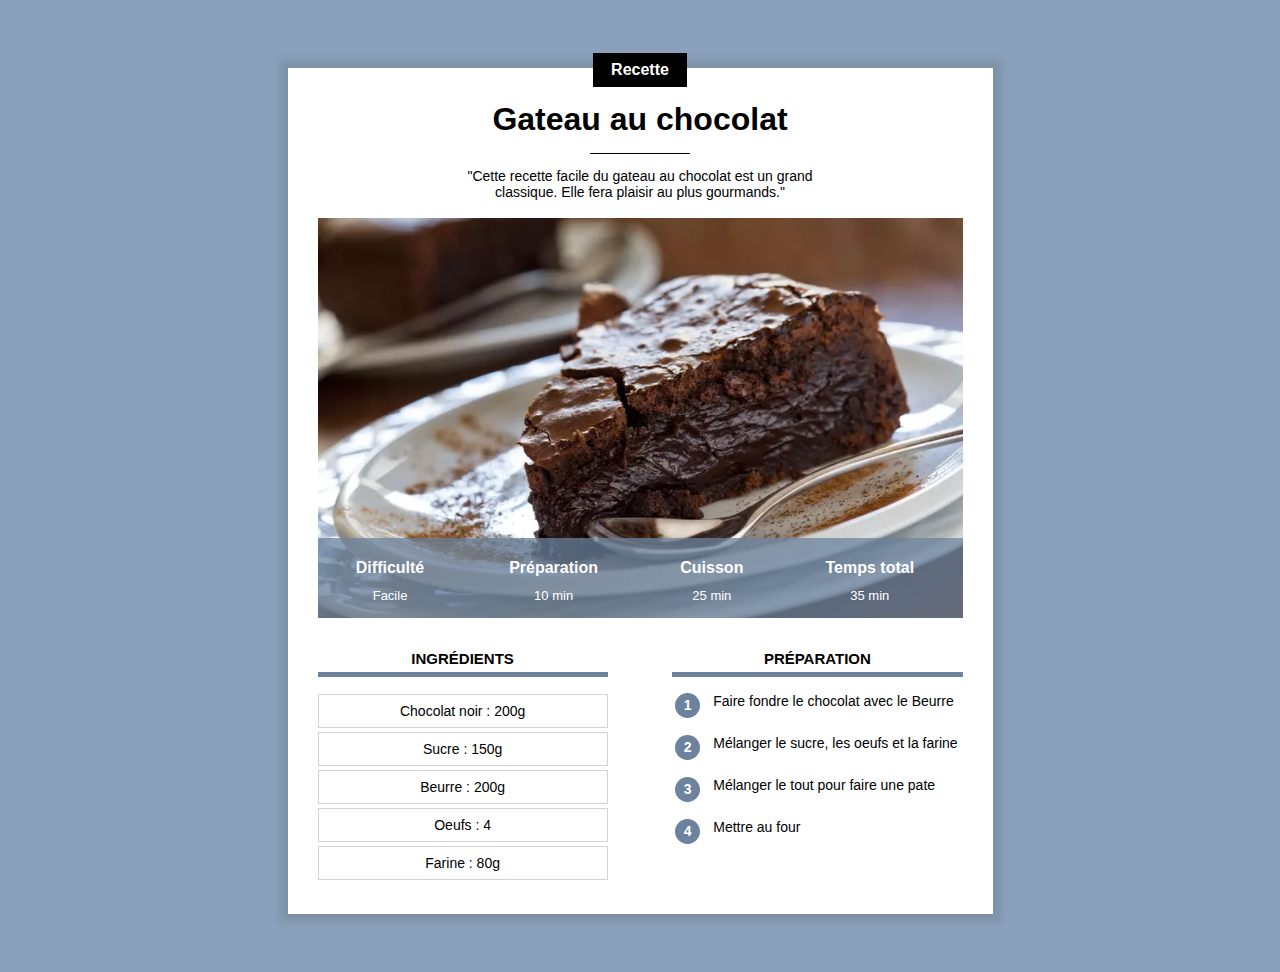
<file: index.html>
<!DOCTYPE html>
<html>
    <head>
        <!-- En-tête de la page -->
        <meta charset="utf-8" />
        <meta name="viewport" content="width=device-width, initial-scale=1.0">
        <title>Recette gateau</title>
        <link rel="stylesheet" href="recette.css"
    </head>

    <body>
		 <!-- Corps de la page -->

        

        

        <div class="contenu">
            <div class="centre categorie">
                <p class="categorie">Recette</p>
            </div>
            <h1>Gateau au chocolat</h1>

            <div class="ligne"></div>

            <div class="centre">
            <p class="description">"Cette recette facile du gateau au chocolat est un grand classique. Elle fera plaisir au plus gourmands."</p>
            </div>

            <div class="info" >
                <img class="centre info" style="display: block;" src="gateau.jpg">
                
                <table  class="info"  >
                        <tr>
                            <th>Difficulté</th>
                            <th>Préparation</th>
                            <th>Cuisson</th>
                            <th>Temps total</th>
                        </tr>
                        <tr>
                            <td>Facile</td>
                            <td>10 min</td>
                            <td>25 min</td>
                            <td>35 min</td>
                        </tr>
                </table>
            </div>
            <div>
                <div class="colonne1 colonne">
                    <h2>Ingrédients</h2>
                    <div class="ingredients">
                        <p>Chocolat noir : 200g</p>
                        <p>Sucre : 150g</p>
                        <p>Beurre : 200g</p>
                        <p>Oeufs : 4</p>
                        <p>Farine : 80g</p>
                    </div>
                </div>
                <div class="colonne2 colonne">
                    <h2>Préparation</h2>
                    <table class="preparation">
                        <tr><td><p class="numero">1</p></td><td class="preparation_etape">Faire fondre le chocolat avec le Beurre</td></tr>
                        <tr><td><p class="numero">2</p></td><td class="preparation_etape">Mélanger le sucre, les oeufs et la farine</td></tr>
                        <tr><td><p class="numero">3</p></td><td class="preparation_etape">Mélanger le tout pour faire une pate</td></tr>
                        <tr><td><p class="numero">4</p></td><td class="preparation_etape">Mettre au four</td></tr>
                        
                    </table>
                    
                </div>
            </div>
            <!--
                    TABLE
                    tr : Table row (lignes)
                th : Table header (titres)            
                td : Table data (données)
            -->

          

         </div>





       
    </body>
</html>
</file>
<file: recette.css>
* {
    overflow: auto;
}

body {
    background-color: #8BA1BB;
    font-family: Arial, Helvetica, sans-serif;

}

p.categorie {
    background-color: black;
    color: white;
    display: inline-block;
    margin-top: -15px;
    margin-bottom: 0px;
    padding: 8px 18px;
    font-weight: bold;
    font-size: 16px;
    
}

div.categorie {
    margin-bottom: 0px;
    margin-top: 0px;
    overflow: visible;
}

.centre {
    text-align: center;
    width: 100%;
}

div.contenu {
    background-color: white;
    margin:40px 8px 40px 8px;
    padding: 0px 8px 20px 8px;
    box-shadow: 0px 0px 8px 8px rgba(0, 0, 0, 0.1);
    overflow: visible;
}

h1{
    text-align: center;
    margin-bottom: 15px;
    margin-top: 10px;
}

div.description {
    text-align: center;
    
}

p.description {
    text-align: center;
    max-width: 400px;
    display: inline-block;
    font-size: 14px;
}

div.ligne {
    background-color: black;
    height: 1px ;
    width: 100px;
    margin-left: auto;
    margin-right: auto;

}
table.info {
    position: absolute; 
    bottom: 0px; 
    width: 100%; 
    color: white; 
    background-color: #6C829DC0; 
    height: 50px;
    }

table.info td {
    text-align: center;
    font-size: 12px;
    vertical-align: top;
}

table.info th {
    font-size: 14px;
    vertical-align: bottom;
    padding-bottom: 8px;
}

div.info {
    position: relative;
}

img.info {
    display: block;
    max-height: 400px;
    object-fit: cover;
    min-height: 200px;
    background-color: gray;
}

div.colonne {
    width: 100%;
    margin-top: 20px;
}

div.colonne h2 {
    text-align: center;
    text-transform: uppercase;
    font-size: 15px;
    border-bottom: 5px solid #6C829D;
    padding-bottom: 5px;
}

div.colonne1{
    
    display: inline-block;
   
}



div.ingredients p {
    text-align: center;
    border: 1px solid  lightgray;
    padding: 8px 0;
    font-size: 14px;
    margin-top: 4px;
    margin-bottom: 0;
}

table.preparation p.numero {
    background-color: #6c829d;
    color: white;
    width: 25px;
    text-align: center;
    height: 25px;
    font-size: 14px;
    font-weight: BOLD;
    padding-top: 4px;
    box-sizing: border-box;
    border-radius: 50%;
    margin: 0;
}

table.preparation td {
    vertical-align: top;
}

table.preparation td.preparation_etape {
    font-size: 14px;
    padding-left: 10px;
    padding-bottom: 10px;
}

table.preparation tr {
    height: 40px;
}

/* Style pour ordinateur */
@media only screen and (min-width: 768px) {
    div.contenu {
        
        min-width: 350px; 
        margin:60px 10% 50px 10%;
        padding: 0px 30px 30px 30px;
                
    }
    table.info {
         height: 80px;
        }
    
    table.info td {
        
        font-size: 13px;
        
    }
    
    table.info th {
        font-size: 16px;
          }

          div.colonne {
            width: 45%;
             }
        
        
        
        div.colonne1{
            
            
            margin-right: 10%;
        }
        
        div.colonne2{
            float : right;
        }
  }

  @media only screen and (min-width: 900px) {
    div.contenu {
        
        
        margin-left: auto;
        margin-right: auto;
        width: 645px;
        
                
    }
</file>
